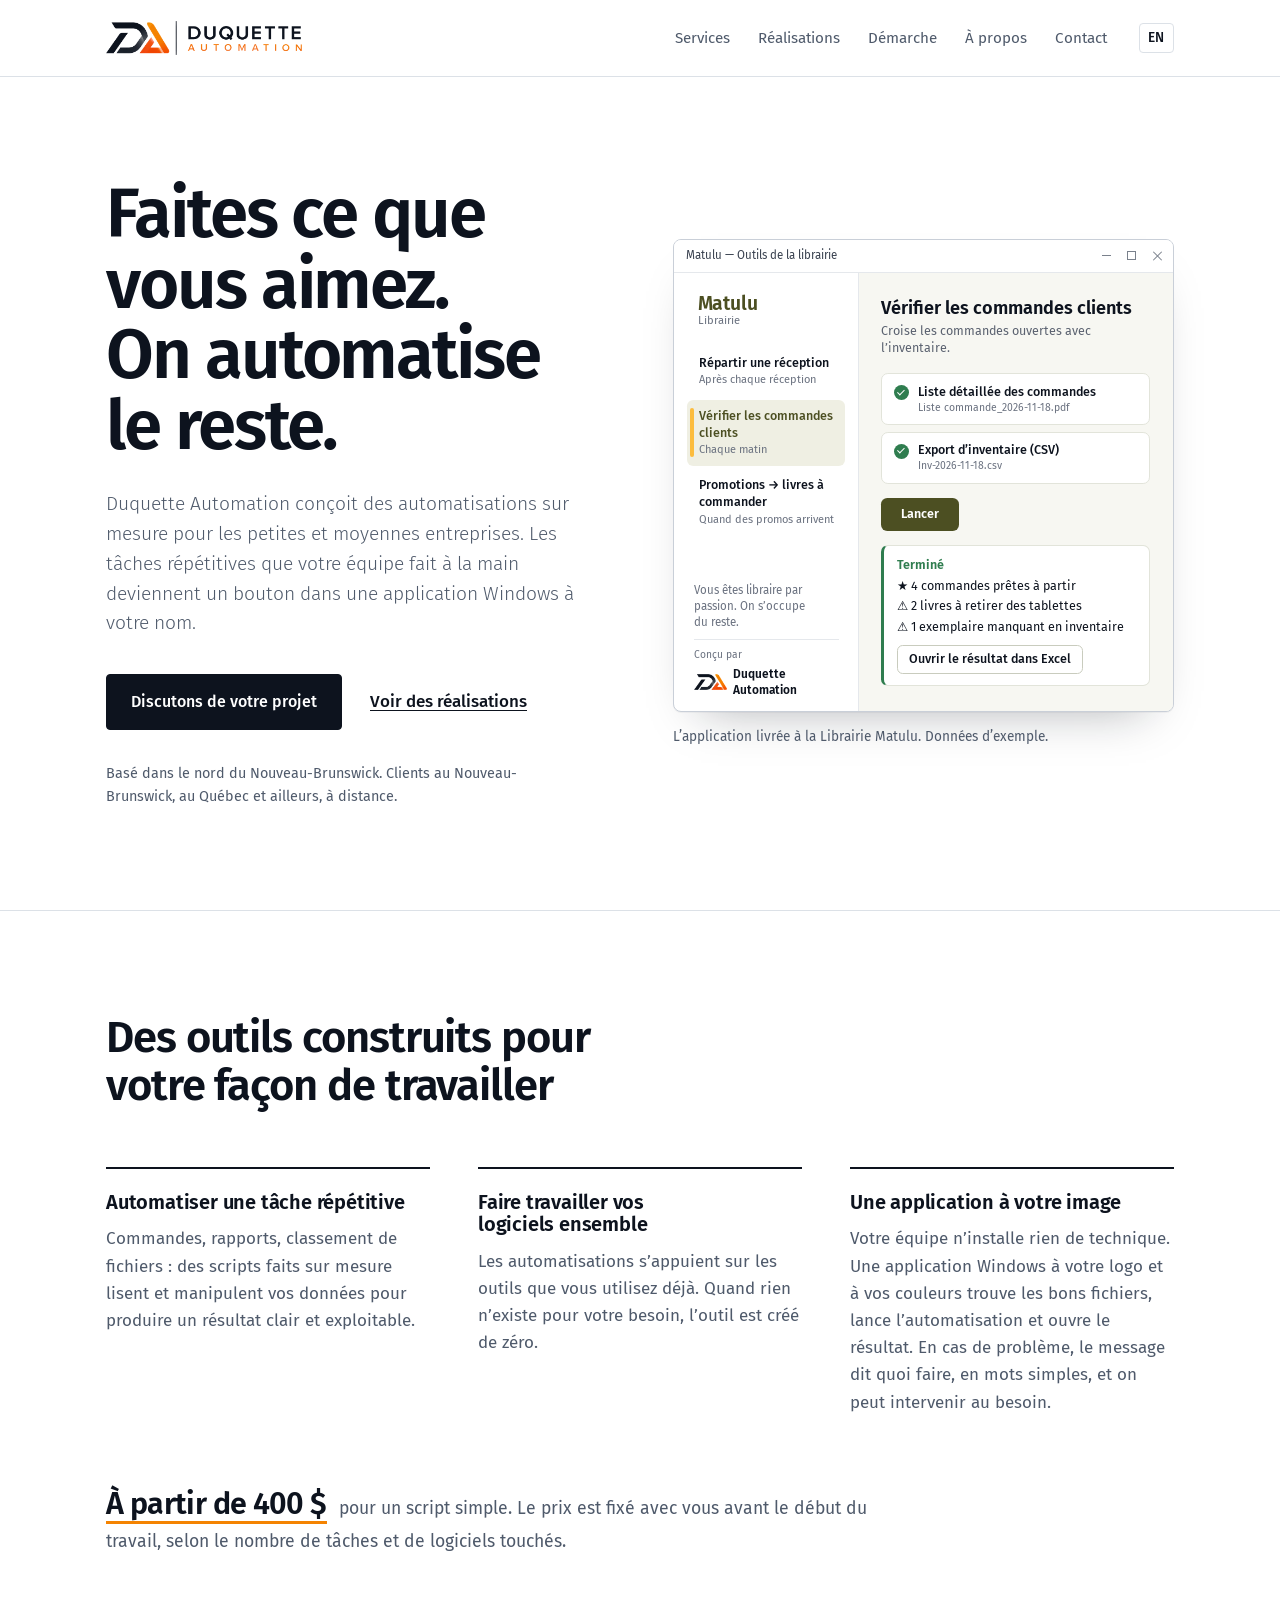
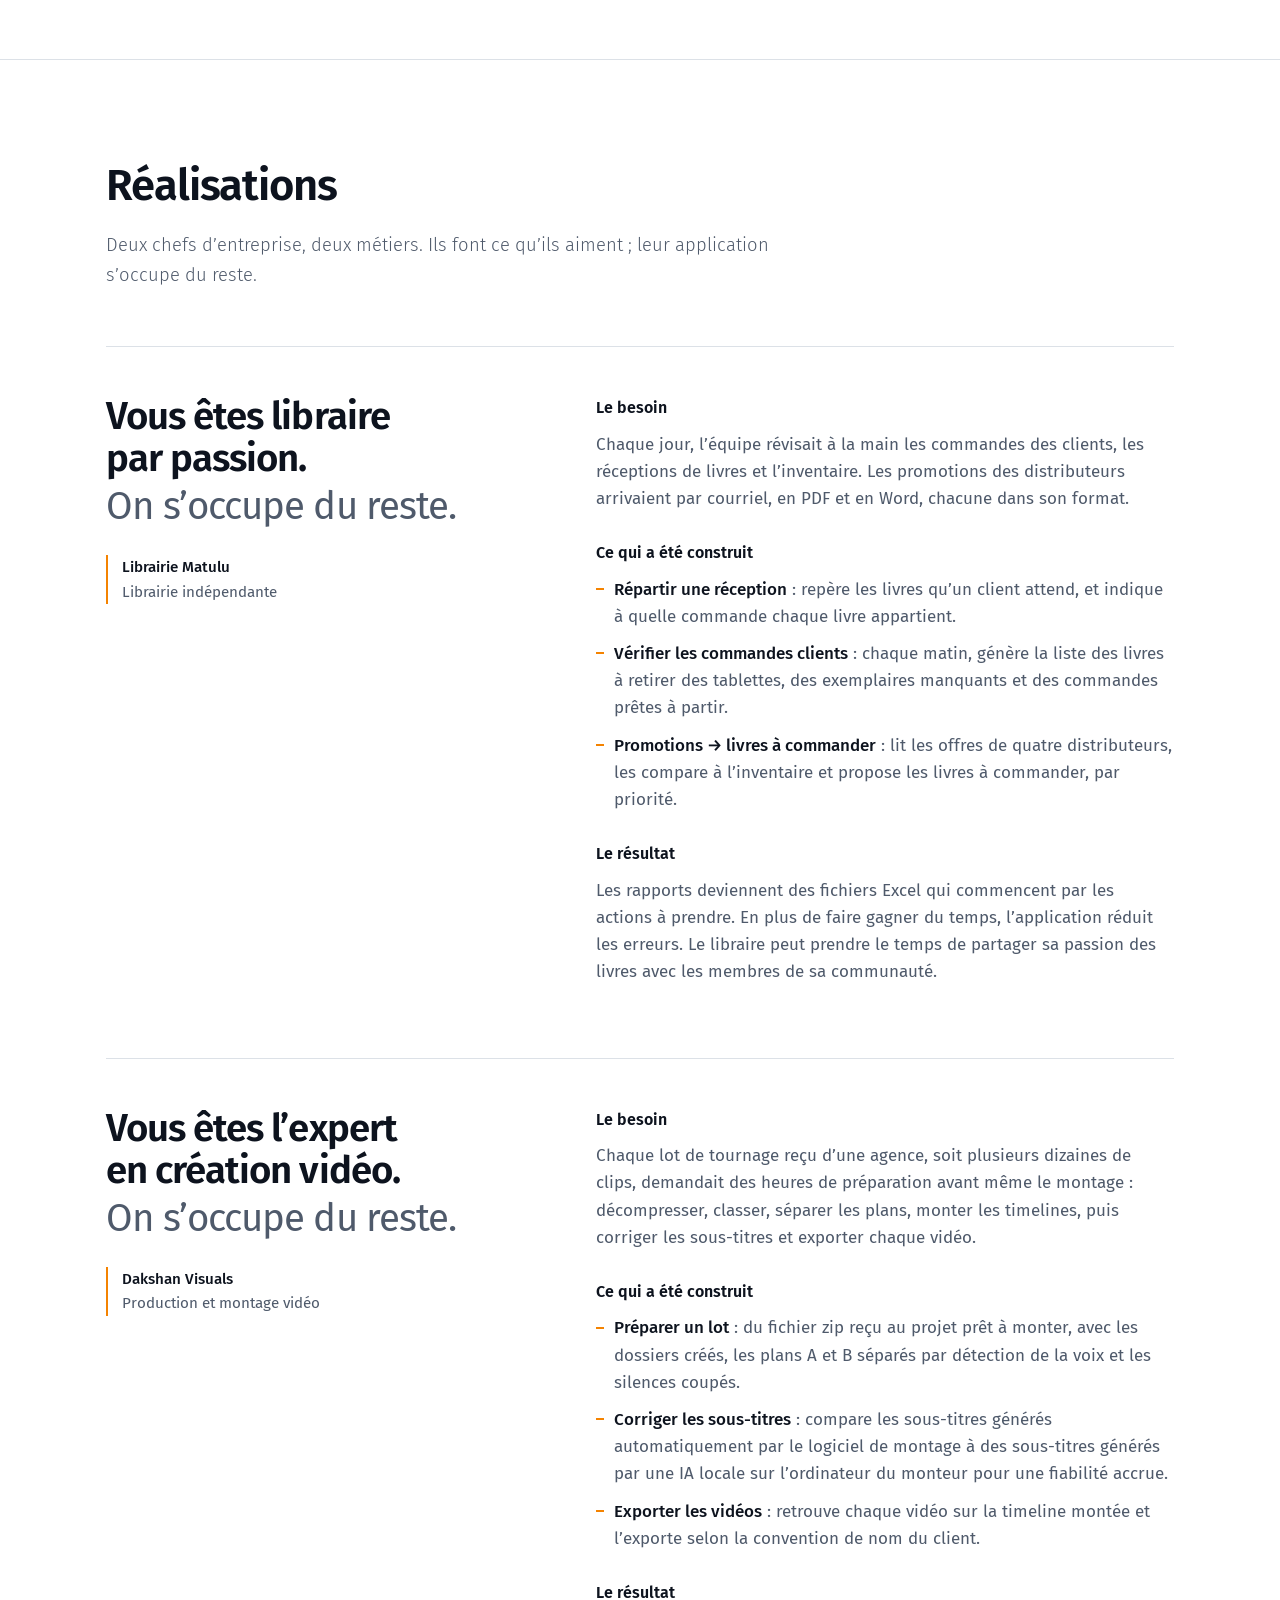
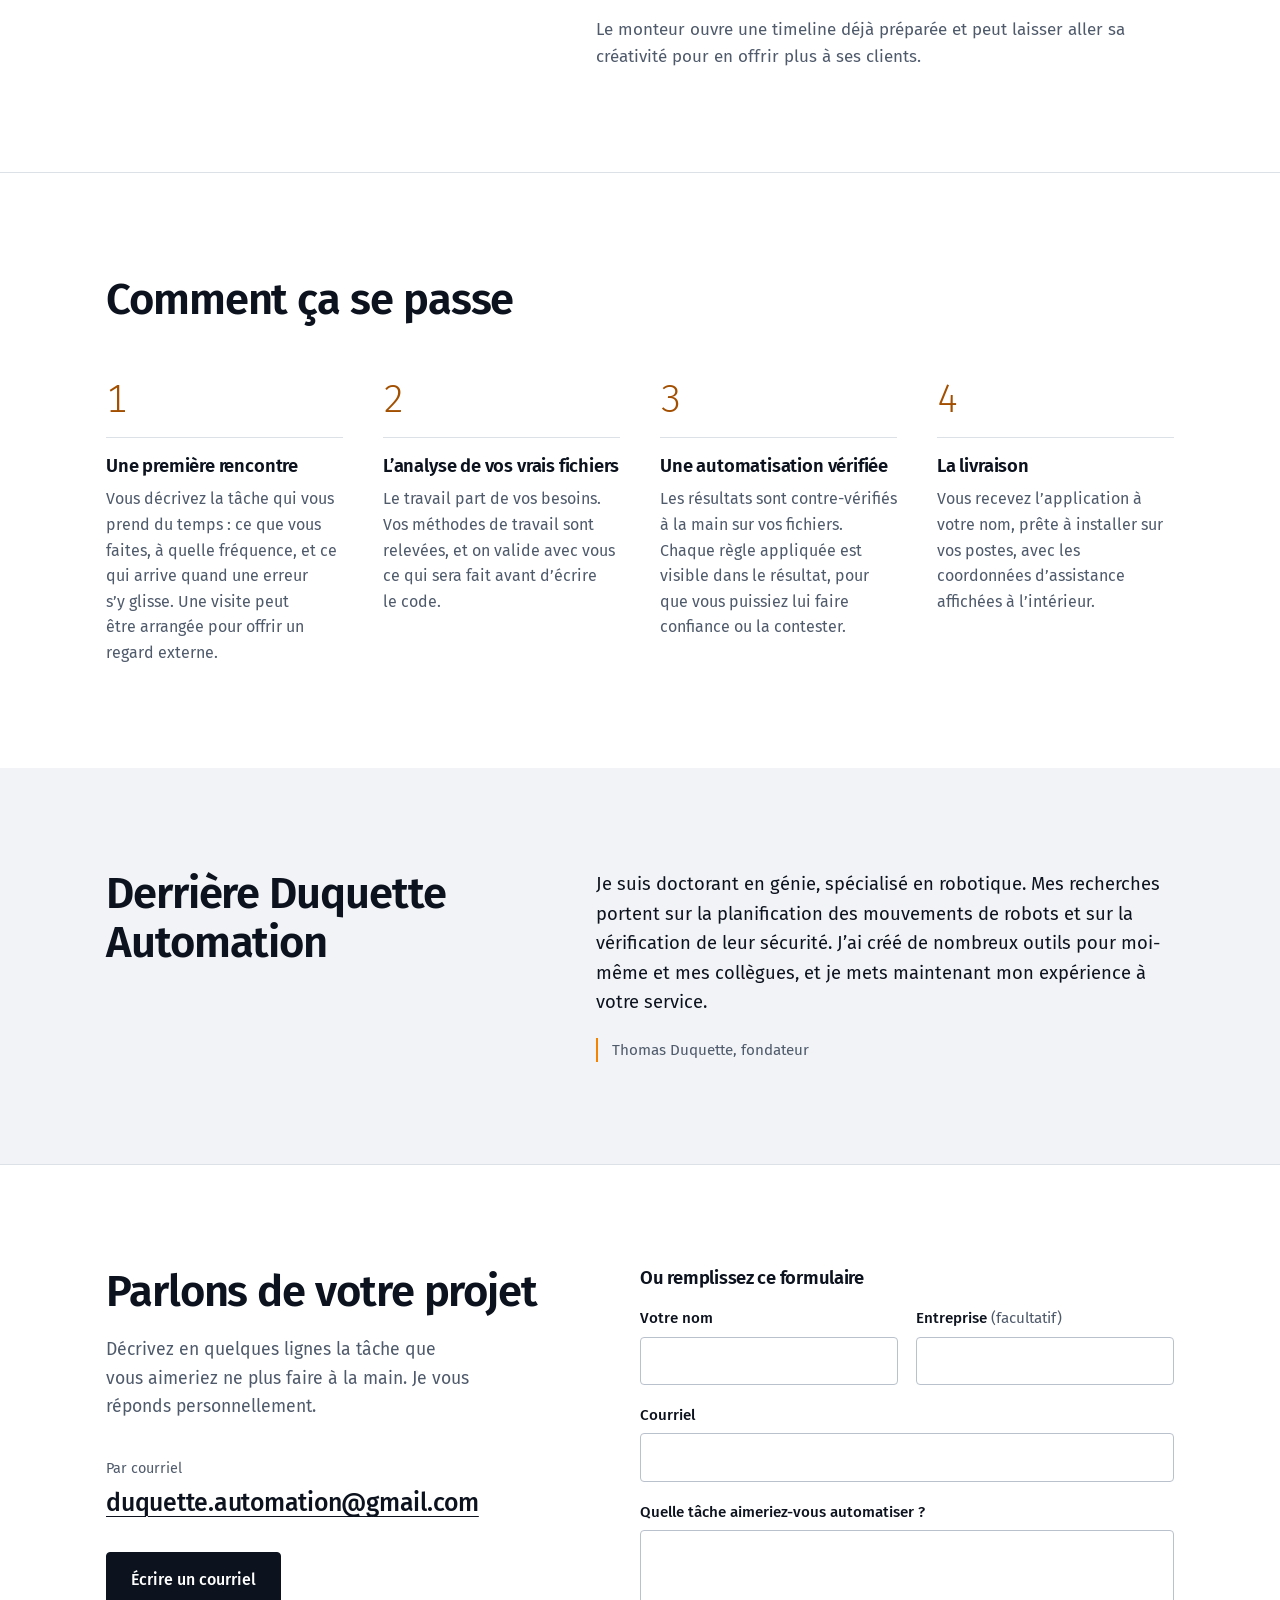
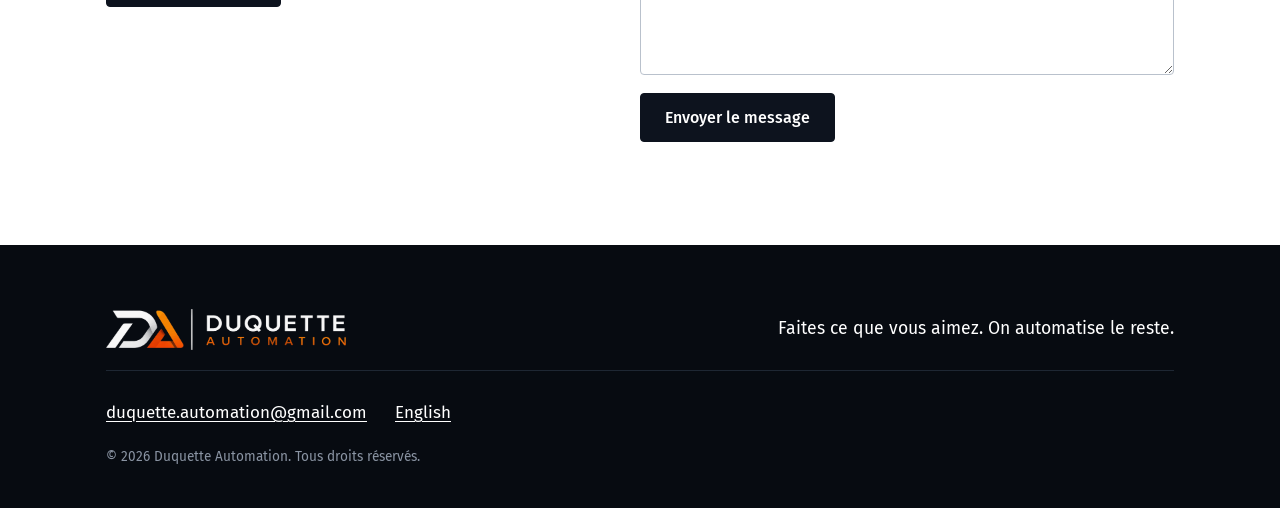
<file: index.html>
<!DOCTYPE html>
<html lang="fr-CA">
<head>
<meta charset="utf-8">
<meta name="viewport" content="width=device-width, initial-scale=1">
<title>Duquette Automation — Automatisations sur mesure pour PME</title>
<meta name="description" content="Des automatisations sur mesure pour les petites et moyennes entreprises : vos tâches répétitives deviennent un bouton dans une application Windows à votre nom. Nord du Nouveau-Brunswick et Québec.">

<link rel="canonical" href="https://duquette-automation.github.io/Duquette-Automation-Website/">
<link rel="alternate" hreflang="fr-CA" href="https://duquette-automation.github.io/Duquette-Automation-Website/">
<link rel="alternate" hreflang="en-CA" href="https://duquette-automation.github.io/Duquette-Automation-Website/en/">
<link rel="alternate" hreflang="x-default" href="https://duquette-automation.github.io/Duquette-Automation-Website/">
<meta property="og:type" content="website">
<meta property="og:site_name" content="Duquette Automation">
<meta property="og:title" content="Duquette Automation — Automatisations sur mesure pour PME">
<meta property="og:description" content="Des automatisations sur mesure pour les petites et moyennes entreprises : vos tâches répétitives deviennent un bouton dans une application Windows à votre nom. Nord du Nouveau-Brunswick et Québec.">
<meta property="og:url" content="https://duquette-automation.github.io/Duquette-Automation-Website/">
<meta property="og:image" content="https://duquette-automation.github.io/Duquette-Automation-Website/assets/img/icon-512.png">
<meta property="og:locale" content="fr_CA">
<meta name="theme-color" content="#FFFFFF">
<link rel="icon" href="favicon.ico" sizes="any">
<link rel="apple-touch-icon" href="assets/img/apple-touch-icon.png">
<link rel="preload" href="assets/fonts/fira-sans-semibold.woff" as="font" type="font/woff" crossorigin>
<link rel="preload" href="assets/fonts/fira-sans-regular.woff" as="font" type="font/woff" crossorigin>
<link rel="stylesheet" href="assets/css/site.css">
<script type="application/ld+json">{"@context": "https://schema.org", "@type": "ProfessionalService", "name": "Duquette Automation", "url": "https://duquette-automation.github.io/Duquette-Automation-Website/", "email": "duquette.automation@gmail.com", "slogan": "Faites ce que vous aimez. On automatise le reste.", "description": "Des automatisations sur mesure pour les petites et moyennes entreprises : vos tâches répétitives deviennent un bouton dans une application Windows à votre nom. Nord du Nouveau-Brunswick et Québec.", "areaServed": ["Nouveau-Brunswick", "Québec", "Canada"], "logo": "https://duquette-automation.github.io/Duquette-Automation-Website/assets/img/icon-512.png", "founder": {"@type": "Person", "name": "Thomas Duquette"}}</script>
</head>
<body>
<a class="evitement" href="#contenu">Aller au contenu</a>
<header class="entete">
  <div class="cadre entete-cadre">
    <a class="marque" href="./"><img src="assets/img/logo.png" width="720" height="123" alt="Duquette Automation"></a>
    <nav class="nav" aria-label="Navigation principale">
      <ul><li><a href="#services">Services</a></li><li><a href="#realisations">Réalisations</a></li><li><a href="#demarche">Démarche</a></li><li><a href="#a-propos">À propos</a></li><li><a href="#contact">Contact</a></li></ul>
    </nav>
    <a class="langue" href="en/" hreflang="en" lang="en" title="English">EN</a>
    <details class="menu-mobile">
      <summary>Menu</summary>
      <ul><li><a href="#services">Services</a></li><li><a href="#realisations">Réalisations</a></li><li><a href="#demarche">Démarche</a></li><li><a href="#a-propos">À propos</a></li><li><a href="#contact">Contact</a></li></ul>
    </details>
  </div>
</header>
<main id="contenu">
<section class="hero">
  <div class="cadre hero-grille">
    <div class="hero-texte">
      <h1><span>Faites ce que vous aimez.</span><span>On automatise le reste.</span></h1>
      <p class="hero-intro">Duquette Automation conçoit des automatisations sur mesure pour les petites et moyennes entreprises. Les tâches répétitives que votre équipe fait à la main deviennent un bouton dans une application Windows à votre nom.</p>
      <div class="actions">
        <a class="bouton" href="#contact">Discutons de votre projet</a>
        <a class="lien-texte" href="#realisations">Voir des réalisations</a>
      </div>
      <p class="region">Basé dans le nord du Nouveau-Brunswick. Clients au Nouveau-Brunswick, au Québec et ailleurs, à distance.</p>
    </div>
    <figure class="apercu">
  <div class="fenetre" aria-hidden="true">
    <div class="fenetre-barre"><span>Matulu — Outils de la librairie</span><span class="fenetre-boutons"><i></i><i></i><i></i></span></div>
    <div class="fenetre-corps">
      <div class="app-cote">
        <div class="app-marque">Matulu<small>Librairie</small></div>
        <div class="app-outil">Répartir une réception<small>Après chaque réception</small></div>
        <div class="app-outil actif">Vérifier les commandes clients<small>Chaque matin</small></div>
        <div class="app-outil">Promotions → livres à commander<small>Quand des promos arrivent</small></div>
        <div class="app-signature">
          <p>Vous êtes libraire par passion. On s’occupe du reste.</p>
          <span class="app-concu">Conçu par</span>
          <span class="app-concepteur"><img src="assets/img/monogramme.png" alt="" width="120" height="58">Duquette Automation</span>
        </div>
      </div>
      <div class="app-page">
        <div class="app-titre">Vérifier les commandes clients</div>
        <div class="app-texte">Croise les commandes ouvertes avec l’inventaire.</div>
        <div class="app-fichier"><b></b><span>Liste détaillée des commandes<small>Liste commande_2026-11-18.pdf</small></span></div>
        <div class="app-fichier"><b></b><span>Export d’inventaire (CSV)<small>Inv-2026-11-18.csv</small></span></div>
        <div class="app-lancer">Lancer</div>
        <div class="app-resultat">
          <div class="app-resultat-titre">Terminé</div>
          <div>★ 4 commandes prêtes à partir</div>
          <div>⚠ 2 livres à retirer des tablettes</div>
          <div>⚠ 1 exemplaire manquant en inventaire</div>
          <div class="app-excel">Ouvrir le résultat dans Excel</div>
        </div>
      </div>
    </div>
  </div>
  <figcaption>L’application livrée à la Librairie Matulu. Données d’exemple.</figcaption>
</figure>
  </div>
</section>
<section class="section" id="services" aria-labelledby="t-services">
  <div class="cadre">
    <h2 id="t-services">Des outils construits pour votre façon de travailler</h2>
    <ul class="services"><li><h3>Automatiser une tâche répétitive</h3><p>Commandes, rapports, classement de fichiers : des scripts faits sur mesure lisent et manipulent vos données pour produire un résultat clair et exploitable.</p></li><li><h3>Faire travailler vos logiciels ensemble</h3><p>Les automatisations s’appuient sur les outils que vous utilisez déjà. Quand rien n’existe pour votre besoin, l’outil est créé de zéro.</p></li><li><h3>Une application à votre image</h3><p>Votre équipe n’installe rien de technique. Une application Windows à votre logo et à vos couleurs trouve les bons fichiers, lance l’automatisation et ouvre le résultat. En cas de problème, le message dit quoi faire, en mots simples, et on peut intervenir au besoin.</p></li></ul>
    <p class="prix"><strong>À partir de 400 $</strong> pour un script simple. Le prix est fixé avec vous avant le début du travail, selon le nombre de tâches et de logiciels touchés.</p>
  </div>
</section>
<section class="section" id="realisations" aria-labelledby="t-realisations">
  <div class="cadre">
    <h2 id="t-realisations">Réalisations</h2>
    <p class="intro">Deux chefs d’entreprise, deux métiers. Ils font ce qu’ils aiment ; leur application s’occupe du reste.</p>
    <article class="cas" id="cas-matulu">
      <div class="cas-tete">
        <h3><span>Vous êtes libraire par passion.</span><span>On s’occupe du reste.</span></h3>
        <p class="cas-client"><strong>Librairie Matulu</strong><br>Librairie indépendante</p>
      </div>
      <dl class="cas-detail">
        <dt>Le besoin</dt><dd>Chaque jour, l’équipe révisait à la main les commandes des clients, les réceptions de livres et l’inventaire. Les promotions des distributeurs arrivaient par courriel, en PDF et en Word, chacune dans son format.</dd>
        <dt>Ce qui a été construit</dt><dd><ul><li><strong>Répartir une réception</strong> : repère les livres qu’un client attend, et indique à quelle commande chaque livre appartient.</li><li><strong>Vérifier les commandes clients</strong> : chaque matin, génère la liste des livres à retirer des tablettes, des exemplaires manquants et des commandes prêtes à partir.</li><li><strong>Promotions → livres à commander</strong> : lit les offres de quatre distributeurs, les compare à l’inventaire et propose les livres à commander, par priorité.</li></ul></dd>
        <dt>Le résultat</dt><dd>Les rapports deviennent des fichiers Excel qui commencent par les actions à prendre. En plus de faire gagner du temps, l’application réduit les erreurs. Le libraire peut prendre le temps de partager sa passion des livres avec les membres de sa communauté.</dd>
      </dl>
    </article><article class="cas" id="cas-dakshan">
      <div class="cas-tete">
        <h3><span>Vous êtes l’expert en création vidéo.</span><span>On s’occupe du reste.</span></h3>
        <p class="cas-client"><strong>Dakshan Visuals</strong><br>Production et montage vidéo</p>
      </div>
      <dl class="cas-detail">
        <dt>Le besoin</dt><dd>Chaque lot de tournage reçu d’une agence, soit plusieurs dizaines de clips, demandait des heures de préparation avant même le montage : décompresser, classer, séparer les plans, monter les timelines, puis corriger les sous-titres et exporter chaque vidéo.</dd>
        <dt>Ce qui a été construit</dt><dd><ul><li><strong>Préparer un lot</strong> : du fichier zip reçu au projet prêt à monter, avec les dossiers créés, les plans A et B séparés par détection de la voix et les silences coupés.</li><li><strong>Corriger les sous-titres</strong> : compare les sous-titres générés automatiquement par le logiciel de montage à des sous-titres générés par une IA locale sur l’ordinateur du monteur pour une fiabilité accrue.</li><li><strong>Exporter les vidéos</strong> : retrouve chaque vidéo sur la timeline montée et l’exporte selon la convention de nom du client.</li></ul></dd>
        <dt>Le résultat</dt><dd>Le monteur ouvre une timeline déjà préparée et peut laisser aller sa créativité pour en offrir plus à ses clients.</dd>
      </dl>
    </article>
  </div>
</section>
<section class="section" id="demarche" aria-labelledby="t-demarche">
  <div class="cadre">
    <h2 id="t-demarche">Comment ça se passe</h2>
    <ol class="etapes"><li><h3>Une première rencontre</h3><p>Vous décrivez la tâche qui vous prend du temps : ce que vous faites, à quelle fréquence, et ce qui arrive quand une erreur s’y glisse. Une visite peut être arrangée pour offrir un regard externe.</p></li><li><h3>L’analyse de vos vrais fichiers</h3><p>Le travail part de vos besoins. Vos méthodes de travail sont relevées, et on valide avec vous ce qui sera fait avant d’écrire le code.</p></li><li><h3>Une automatisation vérifiée</h3><p>Les résultats sont contre-vérifiés à la main sur vos fichiers. Chaque règle appliquée est visible dans le résultat, pour que vous puissiez lui faire confiance ou la contester.</p></li><li><h3>La livraison</h3><p>Vous recevez l’application à votre nom, prête à installer sur vos postes, avec les coordonnées d’assistance affichées à l’intérieur.</p></li></ol>
  </div>
</section>
<section class="section apropos" id="a-propos" aria-labelledby="t-apropos">
  <div class="cadre apropos-grille">
    <h2 id="t-apropos">Derrière Duquette Automation</h2>
    <div class="apropos-texte"><p>Je suis doctorant en génie, spécialisé en robotique. Mes recherches portent sur la planification des mouvements de robots et sur la vérification de leur sécurité. J’ai créé de nombreux outils pour moi-même et mes collègues, et je mets maintenant mon expérience à votre service.</p><p class="signature">Thomas Duquette, fondateur</p></div>
  </div>
</section>

<section class="section contact" id="contact" aria-labelledby="t-contact">
  <div class="cadre contact-grille">
    <div class="contact-texte">
      <h2 id="t-contact">Parlons de votre projet</h2>
      <p>Décrivez en quelques lignes la tâche que vous aimeriez ne plus faire à la main. Je vous réponds personnellement.</p>
      <p class="contact-courriel"><span>Par courriel</span><a href="mailto:duquette.automation@gmail.com?subject=Projet%20d%E2%80%99automatisation">duquette.automation@gmail.com</a></p>
      <a class="bouton" href="mailto:duquette.automation@gmail.com?subject=Projet%20d%E2%80%99automatisation">Écrire un courriel</a>
    </div>
    <div class="contact-options"><form class="formulaire" action="https://formsubmit.co/duquette.automation@gmail.com" data-ajax="https://formsubmit.co/ajax/duquette.automation@gmail.com" method="POST"
          data-envoi="Envoi…" data-succes="Message envoyé. Vous recevrez une réponse par courriel." data-erreur="Le message n’a pas pu partir. Écrivez directement à duquette.automation@gmail.com.">
      <h3>Ou remplissez ce formulaire</h3>
      <div class="champs-duo">
        <label><span>Votre nom</span><input name="nom" autocomplete="name" required></label>
        <label><span>Entreprise <span class="facultatif">(facultatif)</span></span><input name="entreprise" autocomplete="organization"></label>
      </div>
      <label><span>Courriel</span><input type="email" name="email" autocomplete="email" required></label>
      <label><span>Quelle tâche aimeriez-vous automatiser ?</span><textarea name="message" rows="5" required></textarea></label>
      <input type="text" name="_gotcha" tabindex="-1" autocomplete="off" class="piege" aria-hidden="true">
      <input type="text" name="_honey" tabindex="-1" autocomplete="off" class="piege" aria-hidden="true">
      <input type="hidden" name="_template" value="table">
      <input type="hidden" name="_subject" value="Projet d’automatisation">
      <button class="bouton" type="submit">Envoyer le message</button>
      <p class="formulaire-etat" role="status" aria-live="polite"></p>
    </form></div>
  </div>
</section>
</main>
<footer class="pied">
  <div class="cadre pied-grille">
    <img src="assets/img/logo-blanc.png" width="720" height="123" alt="Duquette Automation">
    <p class="pied-slogan">Faites ce que vous aimez. On automatise le reste.</p>
    <p class="pied-liens"><a href="mailto:duquette.automation@gmail.com">duquette.automation@gmail.com</a>
      <a href="en/" hreflang="en" lang="en">English</a></p>
    <p class="pied-droits">© 2026 Duquette Automation. Tous droits réservés.</p>
  </div>
</footer>
<script src="assets/js/site.js" defer></script>
</body>
</html>
</file>
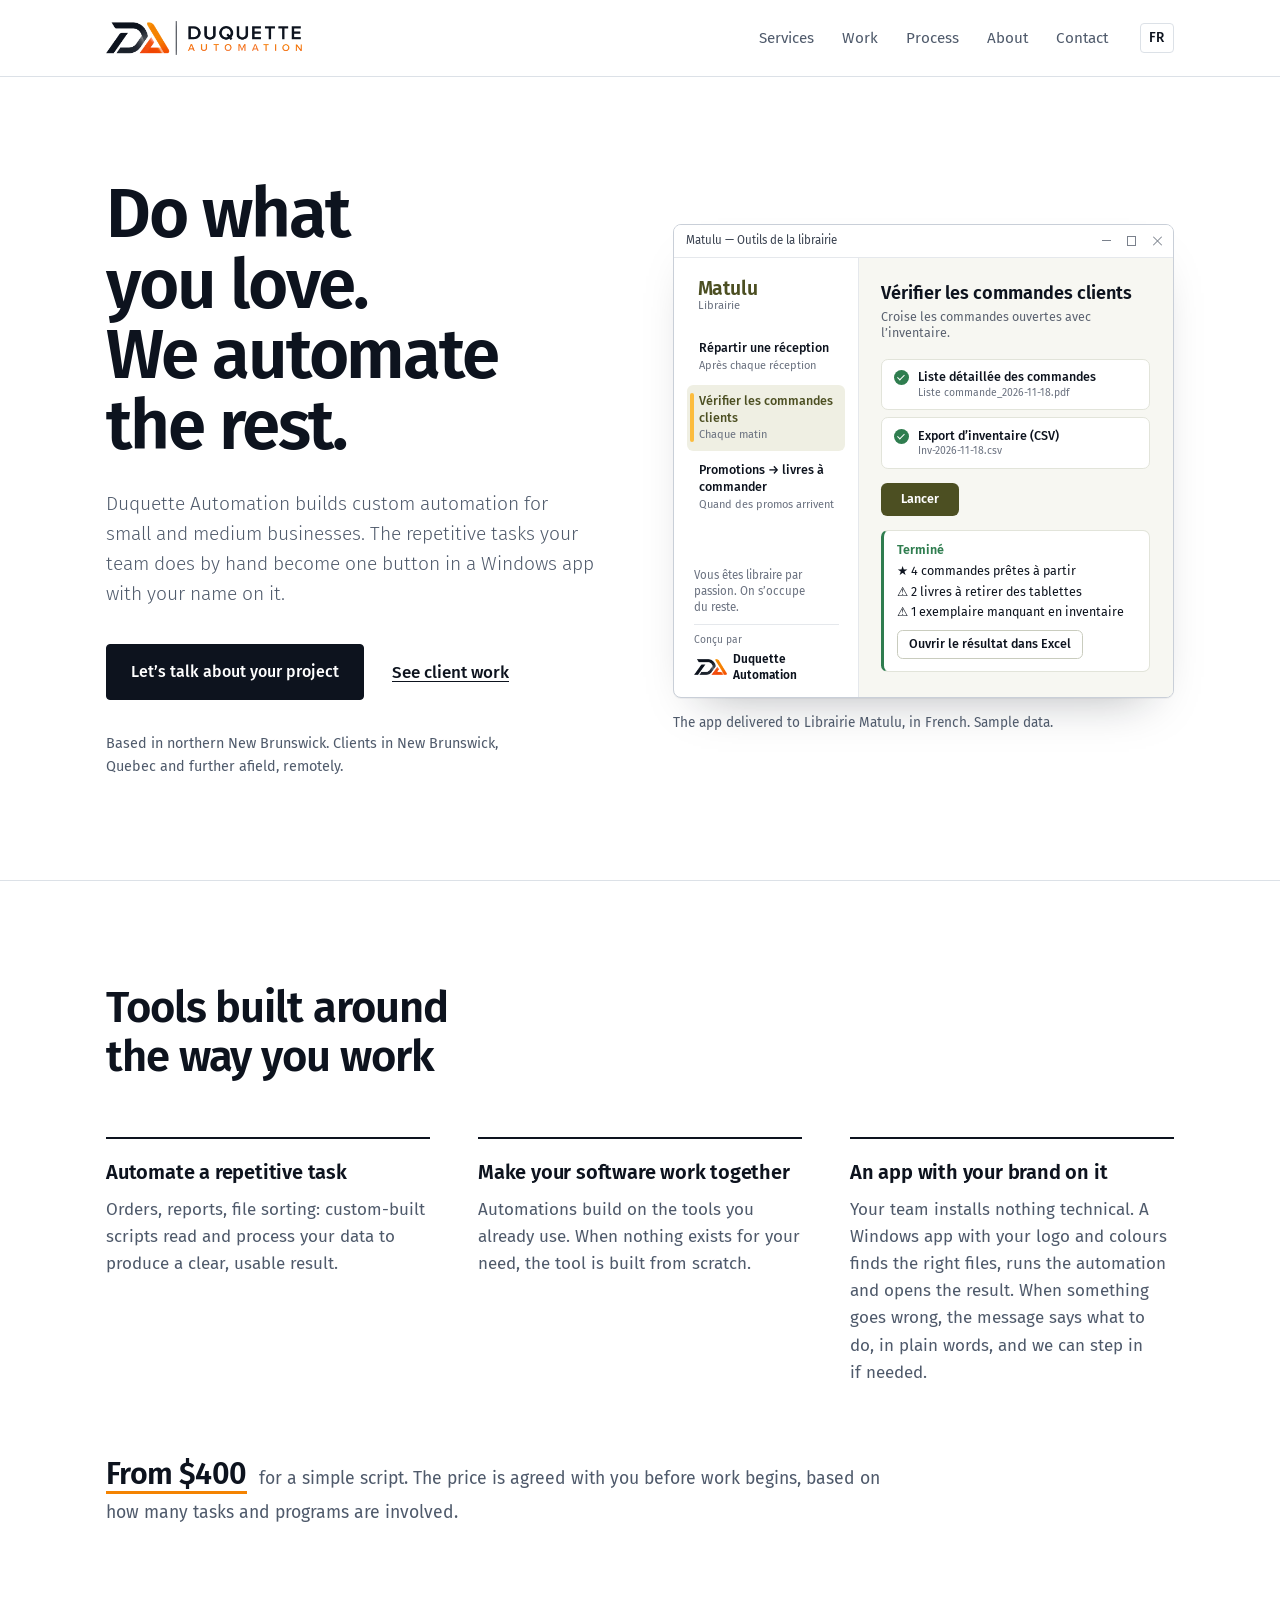
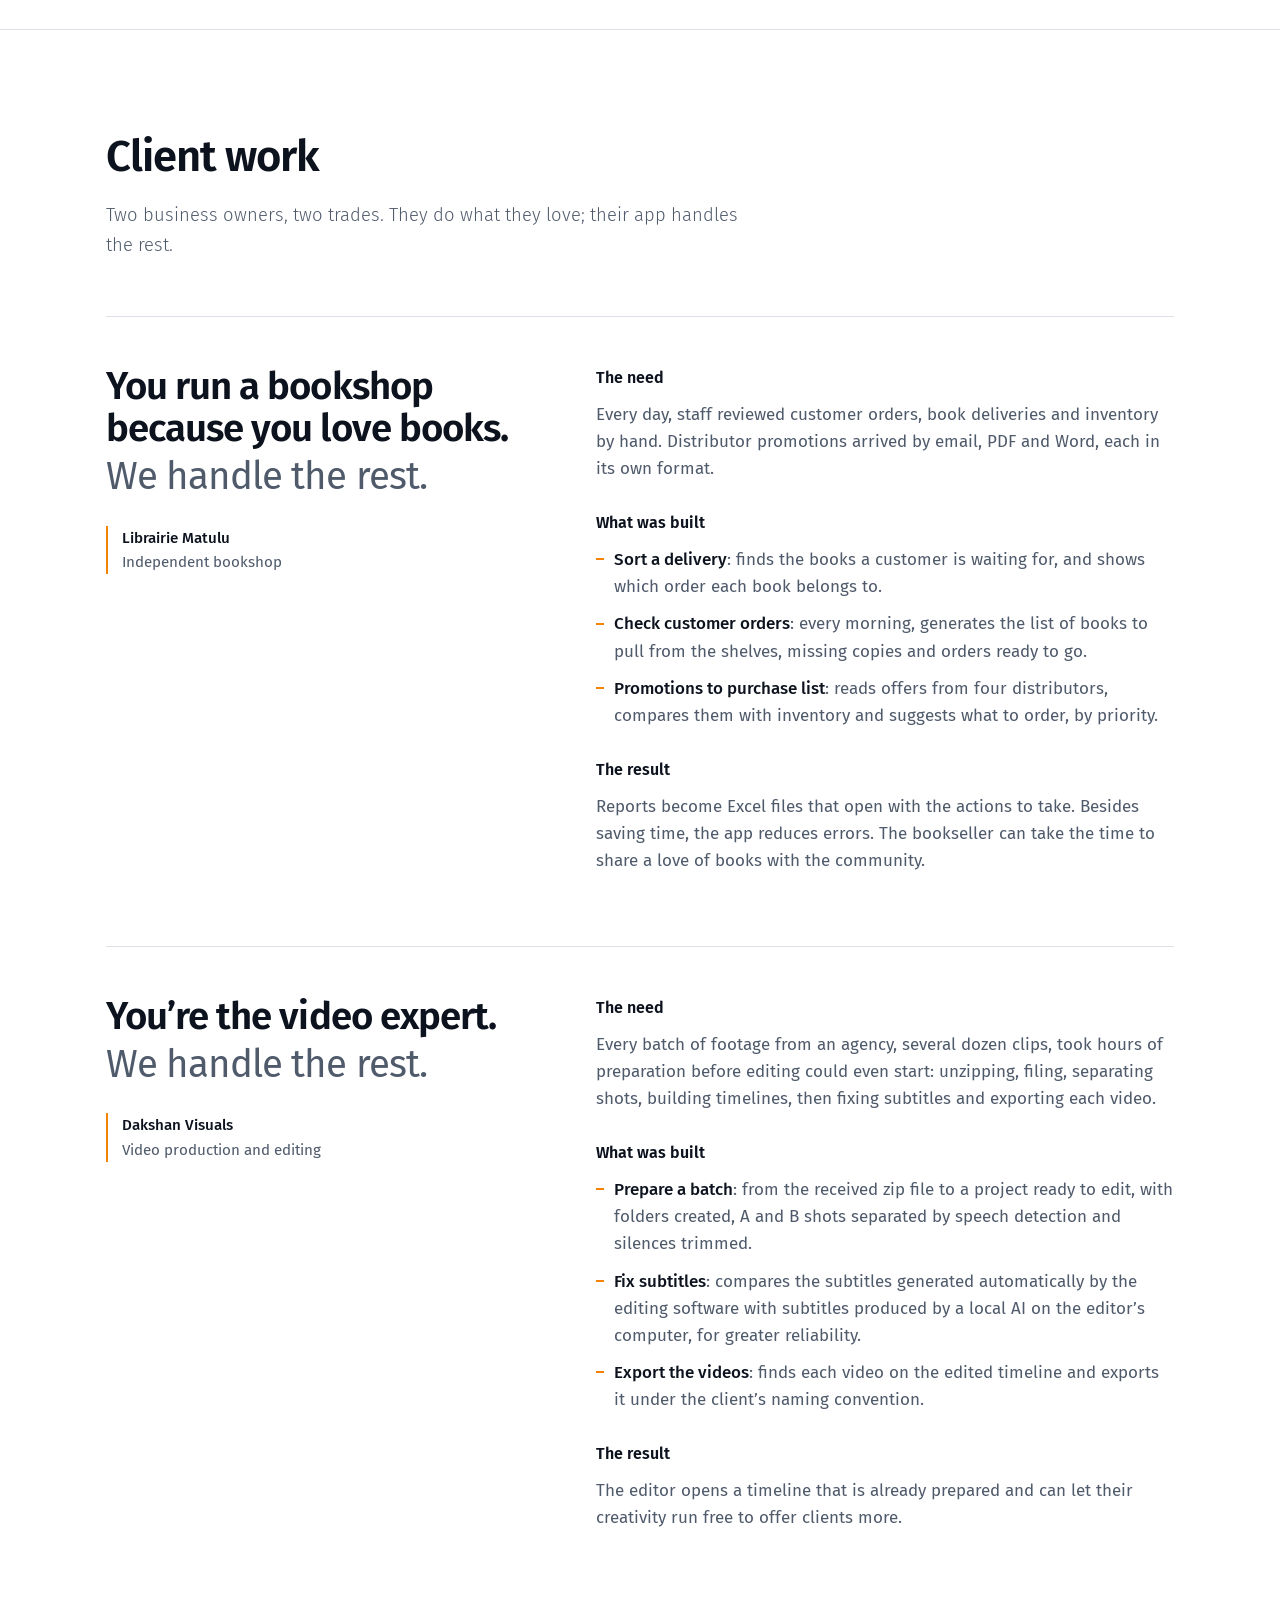
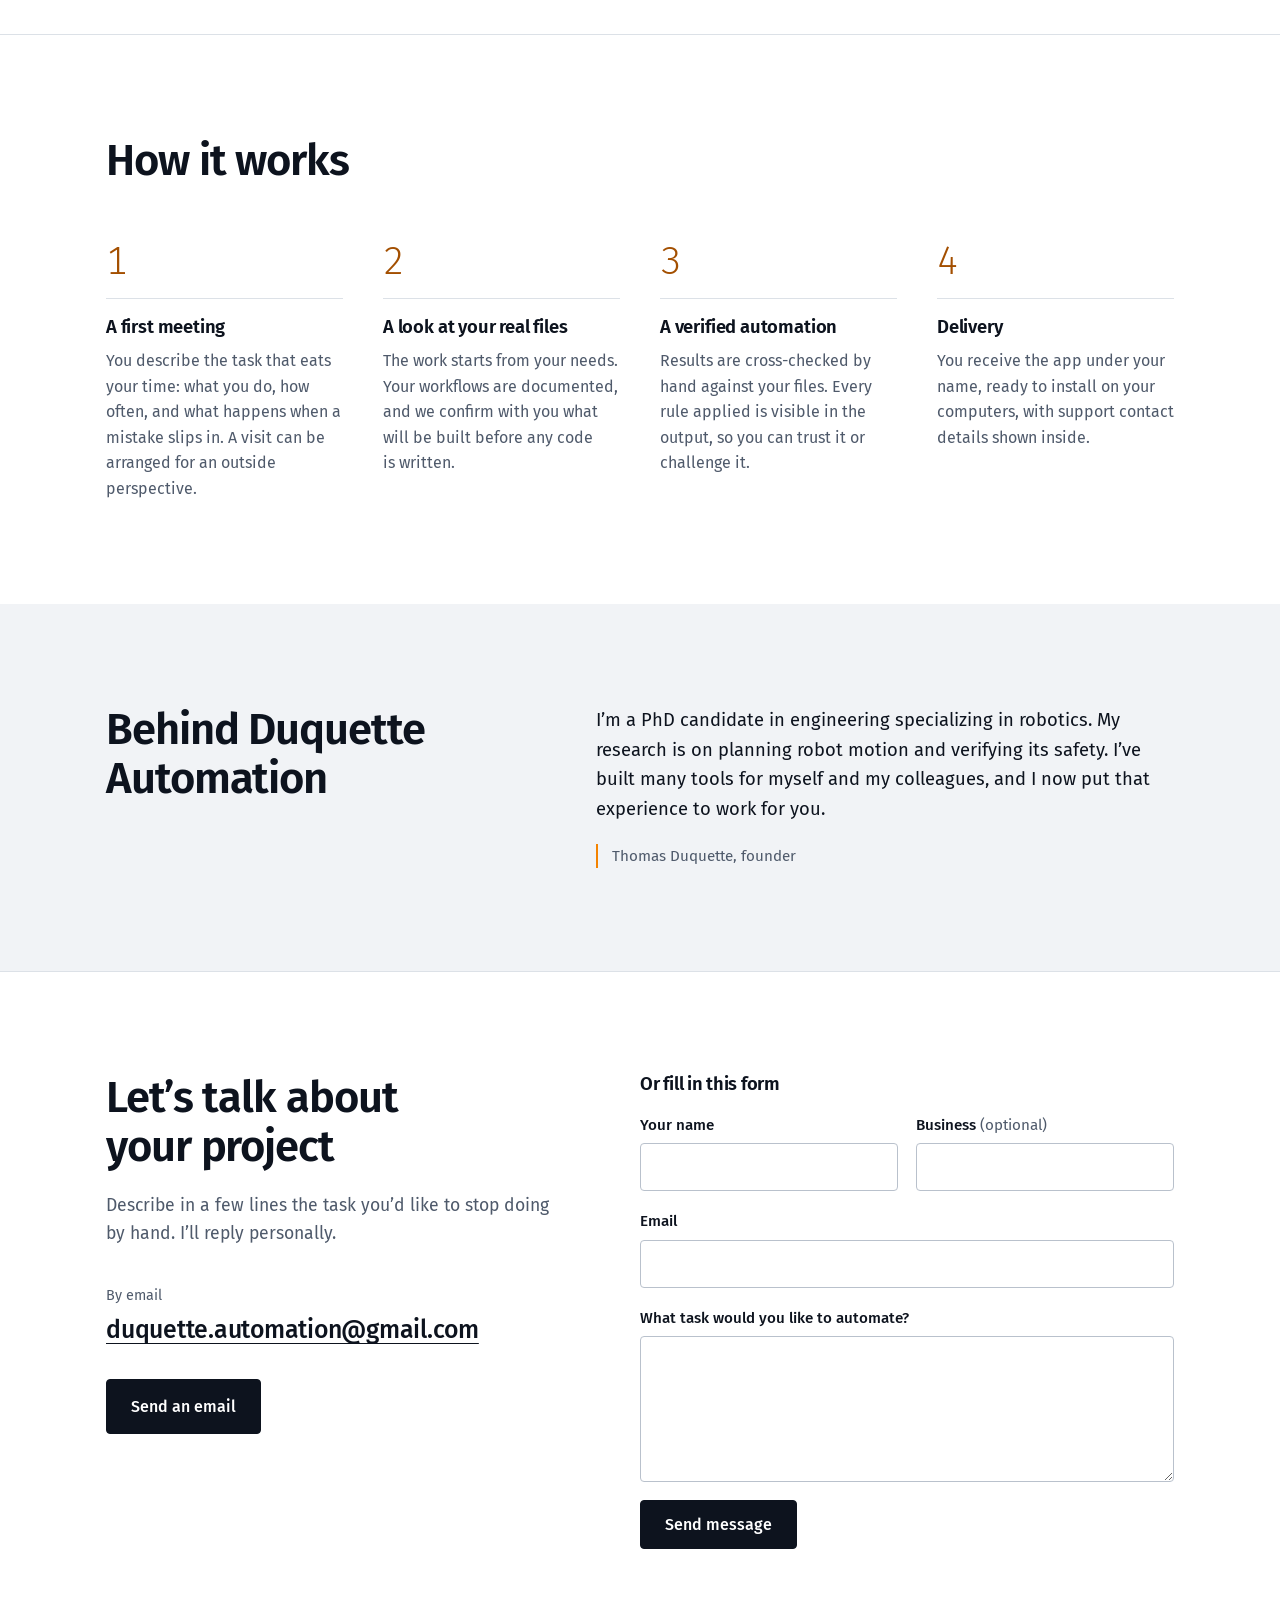
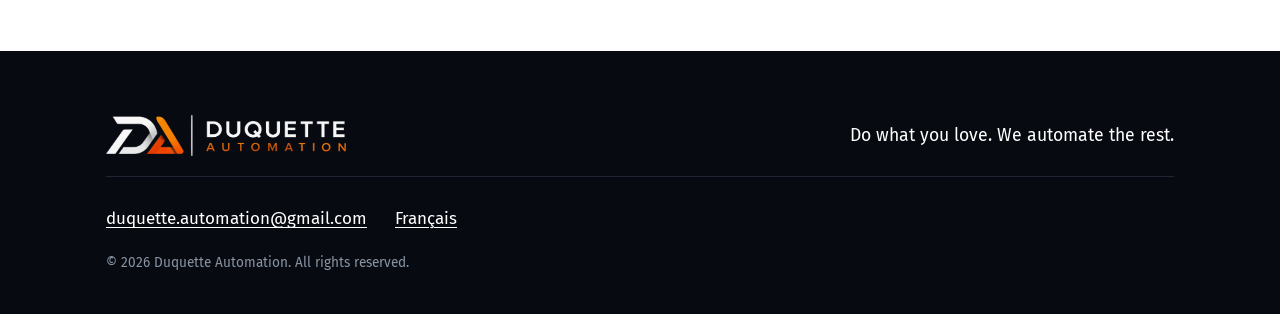
<file: en/index.html>
<!DOCTYPE html>
<html lang="en-CA">
<head>
<meta charset="utf-8">
<meta name="viewport" content="width=device-width, initial-scale=1">
<title>Duquette Automation — Custom automation for small businesses</title>
<meta name="description" content="Custom automation for small and medium businesses: the repetitive tasks your team does by hand become one button in a Windows app with your name on it. Northern New Brunswick and Quebec.">

<link rel="canonical" href="https://duquette-automation.github.io/Duquette-Automation-Website/en/">
<link rel="alternate" hreflang="fr-CA" href="https://duquette-automation.github.io/Duquette-Automation-Website/">
<link rel="alternate" hreflang="en-CA" href="https://duquette-automation.github.io/Duquette-Automation-Website/en/">
<link rel="alternate" hreflang="x-default" href="https://duquette-automation.github.io/Duquette-Automation-Website/">
<meta property="og:type" content="website">
<meta property="og:site_name" content="Duquette Automation">
<meta property="og:title" content="Duquette Automation — Custom automation for small businesses">
<meta property="og:description" content="Custom automation for small and medium businesses: the repetitive tasks your team does by hand become one button in a Windows app with your name on it. Northern New Brunswick and Quebec.">
<meta property="og:url" content="https://duquette-automation.github.io/Duquette-Automation-Website/en/">
<meta property="og:image" content="https://duquette-automation.github.io/Duquette-Automation-Website/assets/img/icon-512.png">
<meta property="og:locale" content="en_CA">
<meta name="theme-color" content="#FFFFFF">
<link rel="icon" href="../favicon.ico" sizes="any">
<link rel="apple-touch-icon" href="../assets/img/apple-touch-icon.png">
<link rel="preload" href="../assets/fonts/fira-sans-semibold.woff" as="font" type="font/woff" crossorigin>
<link rel="preload" href="../assets/fonts/fira-sans-regular.woff" as="font" type="font/woff" crossorigin>
<link rel="stylesheet" href="../assets/css/site.css">
<script type="application/ld+json">{"@context": "https://schema.org", "@type": "ProfessionalService", "name": "Duquette Automation", "url": "https://duquette-automation.github.io/Duquette-Automation-Website/", "email": "duquette.automation@gmail.com", "slogan": "Do what you love. We automate the rest.", "description": "Custom automation for small and medium businesses: the repetitive tasks your team does by hand become one button in a Windows app with your name on it. Northern New Brunswick and Quebec.", "areaServed": ["Nouveau-Brunswick", "Québec", "Canada"], "logo": "https://duquette-automation.github.io/Duquette-Automation-Website/assets/img/icon-512.png", "founder": {"@type": "Person", "name": "Thomas Duquette"}}</script>
</head>
<body>
<a class="evitement" href="#contenu">Skip to content</a>
<header class="entete">
  <div class="cadre entete-cadre">
    <a class="marque" href="./"><img src="../assets/img/logo.png" width="720" height="123" alt="Duquette Automation"></a>
    <nav class="nav" aria-label="Navigation principale">
      <ul><li><a href="#services">Services</a></li><li><a href="#realisations">Work</a></li><li><a href="#demarche">Process</a></li><li><a href="#a-propos">About</a></li><li><a href="#contact">Contact</a></li></ul>
    </nav>
    <a class="langue" href=".././" hreflang="fr" lang="fr" title="Français">FR</a>
    <details class="menu-mobile">
      <summary>Menu</summary>
      <ul><li><a href="#services">Services</a></li><li><a href="#realisations">Work</a></li><li><a href="#demarche">Process</a></li><li><a href="#a-propos">About</a></li><li><a href="#contact">Contact</a></li></ul>
    </details>
  </div>
</header>
<main id="contenu">
<section class="hero">
  <div class="cadre hero-grille">
    <div class="hero-texte">
      <h1><span>Do what you love.</span><span>We automate the rest.</span></h1>
      <p class="hero-intro">Duquette Automation builds custom automation for small and medium businesses. The repetitive tasks your team does by hand become one button in a Windows app with your name on it.</p>
      <div class="actions">
        <a class="bouton" href="#contact">Let’s talk about your project</a>
        <a class="lien-texte" href="#realisations">See client work</a>
      </div>
      <p class="region">Based in northern New Brunswick. Clients in New Brunswick, Quebec and further afield, remotely.</p>
    </div>
    <figure class="apercu">
  <div class="fenetre" aria-hidden="true">
    <div class="fenetre-barre"><span>Matulu — Outils de la librairie</span><span class="fenetre-boutons"><i></i><i></i><i></i></span></div>
    <div class="fenetre-corps">
      <div class="app-cote">
        <div class="app-marque">Matulu<small>Librairie</small></div>
        <div class="app-outil">Répartir une réception<small>Après chaque réception</small></div>
        <div class="app-outil actif">Vérifier les commandes clients<small>Chaque matin</small></div>
        <div class="app-outil">Promotions → livres à commander<small>Quand des promos arrivent</small></div>
        <div class="app-signature">
          <p>Vous êtes libraire par passion. On s’occupe du reste.</p>
          <span class="app-concu">Conçu par</span>
          <span class="app-concepteur"><img src="../assets/img/monogramme.png" alt="" width="120" height="58">Duquette Automation</span>
        </div>
      </div>
      <div class="app-page">
        <div class="app-titre">Vérifier les commandes clients</div>
        <div class="app-texte">Croise les commandes ouvertes avec l’inventaire.</div>
        <div class="app-fichier"><b></b><span>Liste détaillée des commandes<small>Liste commande_2026-11-18.pdf</small></span></div>
        <div class="app-fichier"><b></b><span>Export d’inventaire (CSV)<small>Inv-2026-11-18.csv</small></span></div>
        <div class="app-lancer">Lancer</div>
        <div class="app-resultat">
          <div class="app-resultat-titre">Terminé</div>
          <div>★ 4 commandes prêtes à partir</div>
          <div>⚠ 2 livres à retirer des tablettes</div>
          <div>⚠ 1 exemplaire manquant en inventaire</div>
          <div class="app-excel">Ouvrir le résultat dans Excel</div>
        </div>
      </div>
    </div>
  </div>
  <figcaption>The app delivered to Librairie Matulu, in French. Sample data.</figcaption>
</figure>
  </div>
</section>
<section class="section" id="services" aria-labelledby="t-services">
  <div class="cadre">
    <h2 id="t-services">Tools built around the way you work</h2>
    <ul class="services"><li><h3>Automate a repetitive task</h3><p>Orders, reports, file sorting: custom-built scripts read and process your data to produce a clear, usable result.</p></li><li><h3>Make your software work together</h3><p>Automations build on the tools you already use. When nothing exists for your need, the tool is built from scratch.</p></li><li><h3>An app with your brand on it</h3><p>Your team installs nothing technical. A Windows app with your logo and colours finds the right files, runs the automation and opens the result. When something goes wrong, the message says what to do, in plain words, and we can step in if needed.</p></li></ul>
    <p class="prix"><strong>From $400</strong> for a simple script. The price is agreed with you before work begins, based on how many tasks and programs are involved.</p>
  </div>
</section>
<section class="section" id="realisations" aria-labelledby="t-realisations">
  <div class="cadre">
    <h2 id="t-realisations">Client work</h2>
    <p class="intro">Two business owners, two trades. They do what they love; their app handles the rest.</p>
    <article class="cas" id="cas-matulu">
      <div class="cas-tete">
        <h3><span>You run a bookshop because you love books.</span><span>We handle the rest.</span></h3>
        <p class="cas-client"><strong>Librairie Matulu</strong><br>Independent bookshop</p>
      </div>
      <dl class="cas-detail">
        <dt>The need</dt><dd>Every day, staff reviewed customer orders, book deliveries and inventory by hand. Distributor promotions arrived by email, PDF and Word, each in its own format.</dd>
        <dt>What was built</dt><dd><ul><li><strong>Sort a delivery</strong>: finds the books a customer is waiting for, and shows which order each book belongs to.</li><li><strong>Check customer orders</strong>: every morning, generates the list of books to pull from the shelves, missing copies and orders ready to go.</li><li><strong>Promotions to purchase list</strong>: reads offers from four distributors, compares them with inventory and suggests what to order, by priority.</li></ul></dd>
        <dt>The result</dt><dd>Reports become Excel files that open with the actions to take. Besides saving time, the app reduces errors. The bookseller can take the time to share a love of books with the community.</dd>
      </dl>
    </article><article class="cas" id="cas-dakshan">
      <div class="cas-tete">
        <h3><span>You’re the video expert.</span><span>We handle the rest.</span></h3>
        <p class="cas-client"><strong>Dakshan Visuals</strong><br>Video production and editing</p>
      </div>
      <dl class="cas-detail">
        <dt>The need</dt><dd>Every batch of footage from an agency, several dozen clips, took hours of preparation before editing could even start: unzipping, filing, separating shots, building timelines, then fixing subtitles and exporting each video.</dd>
        <dt>What was built</dt><dd><ul><li><strong>Prepare a batch</strong>: from the received zip file to a project ready to edit, with folders created, A and B shots separated by speech detection and silences trimmed.</li><li><strong>Fix subtitles</strong>: compares the subtitles generated automatically by the editing software with subtitles produced by a local AI on the editor’s computer, for greater reliability.</li><li><strong>Export the videos</strong>: finds each video on the edited timeline and exports it under the client’s naming convention.</li></ul></dd>
        <dt>The result</dt><dd>The editor opens a timeline that is already prepared and can let their creativity run free to offer clients more.</dd>
      </dl>
    </article>
  </div>
</section>
<section class="section" id="demarche" aria-labelledby="t-demarche">
  <div class="cadre">
    <h2 id="t-demarche">How it works</h2>
    <ol class="etapes"><li><h3>A first meeting</h3><p>You describe the task that eats your time: what you do, how often, and what happens when a mistake slips in. A visit can be arranged for an outside perspective.</p></li><li><h3>A look at your real files</h3><p>The work starts from your needs. Your workflows are documented, and we confirm with you what will be built before any code is written.</p></li><li><h3>A verified automation</h3><p>Results are cross-checked by hand against your files. Every rule applied is visible in the output, so you can trust it or challenge it.</p></li><li><h3>Delivery</h3><p>You receive the app under your name, ready to install on your computers, with support contact details shown inside.</p></li></ol>
  </div>
</section>
<section class="section apropos" id="a-propos" aria-labelledby="t-apropos">
  <div class="cadre apropos-grille">
    <h2 id="t-apropos">Behind Duquette Automation</h2>
    <div class="apropos-texte"><p>I’m a PhD candidate in engineering specializing in robotics. My research is on planning robot motion and verifying its safety. I’ve built many tools for myself and my colleagues, and I now put that experience to work for you.</p><p class="signature">Thomas Duquette, founder</p></div>
  </div>
</section>

<section class="section contact" id="contact" aria-labelledby="t-contact">
  <div class="cadre contact-grille">
    <div class="contact-texte">
      <h2 id="t-contact">Let’s talk about your project</h2>
      <p>Describe in a few lines the task you’d like to stop doing by hand. I’ll reply personally.</p>
      <p class="contact-courriel"><span>By email</span><a href="mailto:duquette.automation@gmail.com?subject=Automation%20project">duquette.automation@gmail.com</a></p>
      <a class="bouton" href="mailto:duquette.automation@gmail.com?subject=Automation%20project">Send an email</a>
    </div>
    <div class="contact-options"><form class="formulaire" action="https://formsubmit.co/duquette.automation@gmail.com" data-ajax="https://formsubmit.co/ajax/duquette.automation@gmail.com" method="POST"
          data-envoi="Sending…" data-succes="Message sent. You’ll get a reply by email." data-erreur="The message couldn’t be sent. Please write directly to duquette.automation@gmail.com.">
      <h3>Or fill in this form</h3>
      <div class="champs-duo">
        <label><span>Your name</span><input name="nom" autocomplete="name" required></label>
        <label><span>Business <span class="facultatif">(optional)</span></span><input name="entreprise" autocomplete="organization"></label>
      </div>
      <label><span>Email</span><input type="email" name="email" autocomplete="email" required></label>
      <label><span>What task would you like to automate?</span><textarea name="message" rows="5" required></textarea></label>
      <input type="text" name="_gotcha" tabindex="-1" autocomplete="off" class="piege" aria-hidden="true">
      <input type="text" name="_honey" tabindex="-1" autocomplete="off" class="piege" aria-hidden="true">
      <input type="hidden" name="_template" value="table">
      <input type="hidden" name="_subject" value="Automation project">
      <button class="bouton" type="submit">Send message</button>
      <p class="formulaire-etat" role="status" aria-live="polite"></p>
    </form></div>
  </div>
</section>
</main>
<footer class="pied">
  <div class="cadre pied-grille">
    <img src="../assets/img/logo-blanc.png" width="720" height="123" alt="Duquette Automation">
    <p class="pied-slogan">Do what you love. We automate the rest.</p>
    <p class="pied-liens"><a href="mailto:duquette.automation@gmail.com">duquette.automation@gmail.com</a>
      <a href=".././" hreflang="fr" lang="fr">Français</a></p>
    <p class="pied-droits">© 2026 Duquette Automation. All rights reserved.</p>
  </div>
</footer>
<script src="../assets/js/site.js" defer></script>
</body>
</html>
</file>
<file: assets/css/site.css>
/* Duquette Automation — feuille de style du site
   Couleurs tirées du logo. Une seule famille : Fira Sans (SIL OFL, voir assets/fonts/OFL.txt). */

@font-face { font-family: "Fira Sans"; font-weight: 300; font-style: normal; font-display: swap;
  src: url("../fonts/fira-sans-light.woff") format("woff"); }
@font-face { font-family: "Fira Sans"; font-weight: 400; font-style: normal; font-display: swap;
  src: url("../fonts/fira-sans-regular.woff") format("woff"); }
@font-face { font-family: "Fira Sans"; font-weight: 500; font-style: normal; font-display: swap;
  src: url("../fonts/fira-sans-medium.woff") format("woff"); }
@font-face { font-family: "Fira Sans"; font-weight: 600; font-style: normal; font-display: swap;
  src: url("../fonts/fira-sans-semibold.woff") format("woff"); }

:root {
  --encre: #0D131E;        /* lettrage du logo */
  --ardoise: #4F5A6B;      /* texte secondaire */
  --trait: #DCE1E7;
  --brume: #F1F3F6;        /* fonds de section */
  --orange: #F48301;       /* orange du logo : marques et filets seulement */
  --braise: #F04401;
  --orange-texte: #A34F00; /* orange lisible sur blanc (contraste 5,6:1) */
  --nuit: #070B11;         /* fond du logo original */
  --largeur: 1180px;
  --gouttiere: clamp(20px, 5vw, 56px);
  --rythme: clamp(64px, 8vw, 104px);
}

*, *::before, *::after { box-sizing: border-box; }
html { -webkit-text-size-adjust: 100%; scroll-behavior: smooth; scroll-padding-top: 24px; }
@media (prefers-reduced-motion: reduce) { html { scroll-behavior: auto; } }
body { margin: 0; font-family: "Fira Sans", "Segoe UI", system-ui, sans-serif; font-weight: 400; font-size: 1.0625rem;
       line-height: 1.6; color: var(--encre); background: #fff; font-feature-settings: "kern", "lnum";
       -webkit-font-smoothing: antialiased; text-rendering: optimizeLegibility; }
img { max-width: 100%; height: auto; display: block; }
h1, h2, h3 { margin: 0; font-weight: 600; line-height: 1.12; letter-spacing: -0.015em; text-wrap: balance; }
p { margin: 0; text-wrap: pretty; }
a { color: inherit; text-decoration-thickness: 1px; text-underline-offset: 0.2em; }
a:hover { text-decoration-color: var(--orange); }
:focus-visible { outline: 2px solid var(--orange); outline-offset: 3px; border-radius: 2px; }
ul, ol { margin: 0; padding: 0; list-style: none; }

.cadre { max-width: var(--largeur); margin: 0 auto; padding: 0 var(--gouttiere); }
.evitement { position: absolute; left: -9999px; top: 8px; background: var(--encre); color: #fff; padding: 8px 14px; z-index: 10; }
.evitement:focus { left: 8px; }

/* ---------- En-tête ---------- */
.entete { border-bottom: 1px solid var(--trait); }
.entete-cadre { display: flex; align-items: center; gap: 32px; min-height: 76px; }
.marque img { width: 196px; }
.nav { margin-left: auto; }
.nav ul { display: flex; gap: 28px; }
.nav a, .menu-mobile a { text-decoration: none; font-size: 0.95rem; color: var(--ardoise); }
.nav a:hover, .menu-mobile a:hover { color: var(--encre); }
.langue { font-size: 0.85rem; font-weight: 500; text-decoration: none; letter-spacing: 0.04em; color: var(--encre);
          border: 1px solid var(--trait); border-radius: 4px; padding: 3px 8px; }
.langue:hover { border-color: var(--encre); }
.menu-mobile { display: none; position: relative; }
.menu-mobile summary { cursor: pointer; list-style: none; font-size: 0.95rem; padding: 6px 0; }
.menu-mobile summary::-webkit-details-marker { display: none; }
.menu-mobile ul { position: absolute; right: 0; top: calc(100% + 10px); background: #fff; border: 1px solid var(--trait);
                  padding: 8px 0; min-width: 180px; z-index: 5; }
.menu-mobile li a { display: block; padding: 10px 18px; }
@media (max-width: 860px) {
  .nav { display: none; }
  .langue { margin-left: auto; }
  .menu-mobile { display: block; }
  .marque img { width: 160px; }
}

/* ---------- Héros ---------- */
.hero { padding: clamp(56px, 8vw, 104px) 0 var(--rythme); }
.hero-grille { display: grid; grid-template-columns: minmax(0, 1fr) minmax(0, 1.02fr); gap: clamp(40px, 6vw, 88px); align-items: center; }
.hero h1 { font-size: clamp(2.6rem, 5.4vw, 4.6rem); line-height: 1.02; letter-spacing: -0.03em; }
.hero h1 span { display: block; }
.hero-intro { margin-top: 28px; font-size: clamp(1.1rem, 1.5vw, 1.25rem); font-weight: 300; line-height: 1.55; color: var(--ardoise); max-width: 34em; }
.actions { display: flex; flex-wrap: wrap; align-items: center; gap: 14px 28px; margin-top: 36px; }
.region { margin-top: 32px; font-size: 0.9rem; color: var(--ardoise); max-width: 30em; }

.bouton { display: inline-block; background: var(--encre); color: #fff; text-decoration: none; font-weight: 500; font-size: 1rem;
          padding: 14px 24px; border-radius: 4px; border: 1px solid var(--encre); cursor: pointer; font-family: inherit; }
.bouton:hover { background: #1F2836; }
.bouton-clair { background: #fff; color: var(--encre); }
.bouton-clair:hover { background: var(--brume); }
.lien-texte { font-weight: 500; text-decoration: underline; }

/* Aperçu de l'application (reproduction de l'interface livrée ; couleurs de Matulu) */
.apercu { margin: 0; }
.apercu figcaption { margin-top: 14px; font-size: 0.85rem; color: var(--ardoise); }
.fenetre { --m-prim: #6C7034; --m-nuit: #4C4F22; --m-accent: #FCBC3D; --m-fond: #F7F7F2;
           font-size: clamp(9px, 1.05vw, 12.5px); line-height: 1.35; border: 1px solid #C9CFD8; border-radius: 8px; overflow: hidden;
           background: #fff; box-shadow: 0 1px 0 rgba(13, 19, 30, .04), 0 24px 48px -28px rgba(13, 19, 30, .35); user-select: none; }
.fenetre-barre { display: flex; justify-content: space-between; align-items: center; padding: 0.7em 1em; font-size: 0.92em;
                 color: #3A4250; background: #fff; border-bottom: 1px solid #E5E8EC; }
.fenetre-boutons { display: flex; gap: 1.4em; }
.fenetre-boutons i { width: 0.8em; height: 0.8em; border: 1px solid #7A818C; display: block; }
.fenetre-boutons i:first-child { height: 0; border-width: 1px 0 0; align-self: center; }
.fenetre-boutons i:last-child { border: 0; position: relative; }
.fenetre-boutons i:last-child::before, .fenetre-boutons i:last-child::after { content: ""; position: absolute; left: 50%; top: -15%;
  height: 130%; border-left: 1px solid #7A818C; transform: rotate(45deg); }
.fenetre-boutons i:last-child::after { transform: rotate(-45deg); }
.fenetre-corps { display: grid; grid-template-columns: 37% 1fr; min-height: 32em; }
.app-cote { border-right: 1px solid #E5E8EC; padding: 1.6em 1em 1.1em; display: flex; flex-direction: column; gap: 0.25em; }
.app-marque { font-size: 1.55em; font-weight: 600; color: var(--m-nuit); line-height: 1.1; padding: 0 0.55em 0.9em; letter-spacing: -0.01em; }
.app-marque small, .app-outil small { display: block; font-size: 0.58em; font-weight: 400; color: #6B7280; letter-spacing: 0; }
.app-outil { position: relative; padding: 0.65em 0.8em 0.65em 1em; border-radius: 0.5em; font-weight: 500; }
.app-outil small { font-size: 0.88em; margin-top: 0.15em; }
.app-outil.actif { background: #EFEFE3; color: var(--m-nuit); }
.app-outil.actif::before { content: ""; position: absolute; left: 0.25em; top: 0.7em; bottom: 0.7em; width: 0.28em; border-radius: 2px; background: var(--m-accent); }
.app-signature { margin-top: auto; padding: 0 0.55em; color: #6B7280; }
.app-signature p { font-size: 0.92em; line-height: 1.4; padding-bottom: 0.8em; }
.app-concu { display: block; font-size: 0.82em; border-top: 1px solid #E5E8EC; padding-top: 0.8em; }
.app-concepteur { display: flex; align-items: center; gap: 0.5em; font-weight: 600; color: var(--encre); margin-top: 0.3em; font-size: 0.95em; }
.app-concepteur img { height: 1.35em; width: auto; }
.app-page { background: var(--m-fond); padding: 2em 1.8em; }
.app-titre { font-size: 1.45em; font-weight: 600; line-height: 1.15; }
.app-texte { color: #5B6270; margin: 0.4em 0 1.3em; }
.app-fichier { display: flex; gap: 0.75em; align-items: flex-start; background: #fff; border: 1px solid #E2E4DA; border-radius: 0.55em; padding: 0.75em 0.9em; margin-bottom: 0.55em; font-weight: 500; }
.app-fichier small { display: block; font-weight: 400; color: #6B7280; }
.app-fichier b { flex: none; width: 1.2em; height: 1.2em; margin-top: 0.1em; border-radius: 50%; background: #2F7D4F; position: relative; }
.app-fichier b::after { content: ""; position: absolute; left: 0.4em; top: 0.22em; width: 0.3em; height: 0.55em; border: solid #fff; border-width: 0 0.13em 0.13em 0; transform: rotate(45deg); }
.app-lancer { display: inline-block; margin: 0.6em 0 1.1em; background: var(--m-nuit); color: #fff; font-weight: 600; padding: 0.65em 1.6em; border-radius: 0.5em; }
.app-resultat { background: #fff; border: 1px solid #E2E4DA; border-left: 0.3em solid #2F7D4F; border-radius: 0.55em; padding: 0.9em 1em; display: grid; gap: 0.3em; }
.app-resultat-titre { font-weight: 600; color: #2F7D4F; }
.app-excel { margin-top: 0.45em; justify-self: start; border: 1px solid #C9CCBE; border-radius: 0.45em; padding: 0.4em 0.9em; font-weight: 500; }

@media (max-width: 960px) {
  .hero-grille { grid-template-columns: 1fr; }
  .fenetre { font-size: clamp(8px, 2.1vw, 12.5px); }
}

/* ---------- Sections ---------- */
.section { padding: var(--rythme) 0; border-top: 1px solid var(--trait); }
.section h2 { font-size: clamp(1.9rem, 3.4vw, 2.75rem); letter-spacing: -0.025em; max-width: 22ch; }
.intro { margin-top: 20px; font-size: 1.15rem; font-weight: 300; color: var(--ardoise); max-width: 38em; }

.services { display: grid; grid-template-columns: repeat(3, minmax(0, 1fr)); gap: 48px; margin-top: 56px; }
.services li { border-top: 2px solid var(--encre); padding-top: 22px; }
.services h3 { font-size: 1.25rem; letter-spacing: -0.01em; }
.services p { margin-top: 12px; color: var(--ardoise); }
.prix { margin-top: 64px; max-width: 44em; font-size: 1.1rem; color: var(--ardoise); }
.prix strong { color: var(--encre); font-weight: 600; font-size: clamp(1.5rem, 2.4vw, 1.9rem); letter-spacing: -0.02em; margin-right: 0.25em;
               background-image: linear-gradient(var(--orange), var(--orange)); background-size: 100% 3px; background-position: 0 100%;
               background-repeat: no-repeat; padding-bottom: 2px; }
@media (max-width: 860px) { .services { grid-template-columns: 1fr; gap: 36px; } }

/* Réalisations : chaque cas s'ouvre sur la phrase adaptée au client */
.cas { display: grid; grid-template-columns: minmax(0, 5fr) minmax(0, 7fr); gap: clamp(32px, 6vw, 88px); margin-top: 72px; padding-top: 48px; border-top: 1px solid var(--trait); }
.cas:first-of-type { margin-top: 56px; }
.cas-tete { align-self: start; position: sticky; top: 32px; }
.cas-tete h3 { font-size: clamp(1.7rem, 3vw, 2.4rem); line-height: 1.1; letter-spacing: -0.025em; }
.cas-tete h3 span { display: block; }
.cas-tete h3 span + span { color: var(--ardoise); font-weight: 400; margin-top: 0.15em; }
.cas-client { margin-top: 28px; font-size: 0.95rem; color: var(--ardoise); padding-left: 14px; border-left: 2px solid var(--orange); }
.cas-client strong { color: var(--encre); font-weight: 500; }
.cas-detail { margin: 0; display: grid; gap: 10px 0; }
.cas-detail dt { font-weight: 600; font-size: 1rem; margin-top: 18px; }
.cas-detail dt:first-child { margin-top: 0; }
.cas-detail dd { margin: 0; color: var(--ardoise); max-width: 40em; }
.cas-detail dd ul { display: grid; gap: 10px; }
.cas-detail dd li { padding-left: 18px; position: relative; }
.cas-detail dd li::before { content: ""; position: absolute; left: 0; top: 0.72em; width: 8px; height: 2px; background: var(--orange); }
.cas-detail dd li strong { color: var(--encre); font-weight: 500; }
@media (max-width: 860px) { .cas { grid-template-columns: 1fr; } .cas-tete { position: static; } }

/* Démarche : vraie séquence, d'où la numérotation */
.etapes { display: grid; grid-template-columns: repeat(4, minmax(0, 1fr)); gap: 40px; margin-top: 56px; counter-reset: etape; }
.etapes li { counter-increment: etape; }
.etapes li::before { content: counter(etape); display: block; font-size: 2.4rem; font-weight: 300; line-height: 1; color: var(--orange-texte);
                     font-feature-settings: "lnum", "tnum"; padding-bottom: 18px; margin-bottom: 18px; border-bottom: 1px solid var(--trait); }
.etapes h3 { font-size: 1.15rem; letter-spacing: -0.01em; }
.etapes p { margin-top: 10px; color: var(--ardoise); font-size: 1rem; }
@media (max-width: 960px) { .etapes { grid-template-columns: repeat(2, minmax(0, 1fr)); } }
@media (max-width: 560px) { .etapes { grid-template-columns: 1fr; } }

/* À propos */
.apropos { background: var(--brume); border-top: 0; }
.apropos-grille { display: grid; grid-template-columns: minmax(0, 5fr) minmax(0, 7fr); gap: clamp(32px, 6vw, 88px); }
.apropos-texte { display: grid; gap: 20px; font-size: 1.15rem; max-width: 36em; }
.apropos-texte p:first-child { font-weight: 400; }
.signature { font-size: 0.95rem; color: var(--ardoise); padding-left: 14px; border-left: 2px solid var(--orange); }
@media (max-width: 860px) { .apropos-grille { grid-template-columns: 1fr; } }

/* Témoignages (affichés seulement s'il y en a) */
.temoignages { display: grid; grid-template-columns: repeat(auto-fit, minmax(300px, 1fr)); gap: 48px; margin-top: 48px; }
.temoignage { margin: 0; }
.temoignage blockquote { margin: 0; font-size: 1.25rem; line-height: 1.5; font-weight: 300; }
.temoignage figcaption { margin-top: 18px; font-size: 0.95rem; color: var(--ardoise); }
.temoignage figcaption strong { color: var(--encre); font-weight: 500; }

/* Contact */
.contact-grille { display: grid; grid-template-columns: minmax(0, 5fr) minmax(0, 6fr); gap: clamp(40px, 7vw, 104px); align-items: start; }
.contact-seul { grid-template-columns: minmax(0, 1fr); }
.contact-texte p { margin-top: 20px; color: var(--ardoise); max-width: 32em; font-size: 1.1rem; }
.contact-courriel { display: grid; gap: 4px; margin-top: 36px !important; }
.contact-courriel span { font-size: 0.9rem; }
.contact-courriel a { color: var(--encre); font-size: clamp(1.2rem, 2.2vw, 1.55rem); font-weight: 500; letter-spacing: -0.01em; word-break: break-word; }
.contact-texte .bouton { margin-top: 28px; }
.contact-options { display: grid; gap: 40px; }
.formulaire { display: grid; gap: 18px; }
.formulaire h3 { font-size: 1.15rem; }
.formulaire label { display: grid; gap: 6px; align-content: start; font-size: 0.95rem; font-weight: 500; }
.facultatif { font-weight: 400; color: var(--ardoise); }
.champs-duo { display: grid; grid-template-columns: 1fr 1fr; gap: 18px; align-items: end; }
.formulaire input, .formulaire textarea { font: inherit; font-weight: 400; color: var(--encre); border: 1px solid #B9C1CC; border-radius: 4px;
  padding: 11px 12px; background: #fff; width: 100%; }
.formulaire input:focus, .formulaire textarea:focus { outline: 2px solid var(--orange); outline-offset: 0; border-color: var(--encre); }
.formulaire .bouton { justify-self: start; }
.formulaire-etat:empty { display: none; }
.piege { position: absolute; left: -9999px; }
.contact-rdv p { color: var(--ardoise); margin-bottom: 14px; }
@media (max-width: 860px) { .contact-grille { grid-template-columns: 1fr; } }
@media (max-width: 520px) { .champs-duo { grid-template-columns: 1fr; } }

/* ---------- Pied de page ---------- */
.pied { background: var(--nuit); color: #C3CAD4; padding: 64px 0 40px; }
.pied-grille { display: grid; grid-template-columns: auto 1fr; gap: 20px 48px; align-items: center; }
.pied img { width: 240px; }
.pied-slogan { color: #fff; font-size: 1.1rem; justify-self: end; }
.pied-liens { display: flex; flex-wrap: wrap; gap: 8px 28px; grid-column: 1 / -1; padding-top: 28px; border-top: 1px solid #1E2733; }
.pied a { color: #fff; }
.pied-droits { grid-column: 1 / -1; font-size: 0.85rem; color: #8A94A3; }
@media (max-width: 700px) { .pied-grille { grid-template-columns: 1fr; } .pied-slogan { justify-self: start; } }

/* ---------- 404 ---------- */
.erreur-404 { padding: 96px var(--gouttiere); display: grid; gap: 16px; }
.erreur-404 img { width: 220px; margin-bottom: 40px; }
.erreur-404 h1 { font-size: 2.2rem; }
.erreur-404 h2 { font-size: 1.4rem; margin-top: 32px; }

@media print {
  .entete, .pied, .apercu, .contact-options { display: none; }
  .section { padding: 32px 0; }
}
</file>
